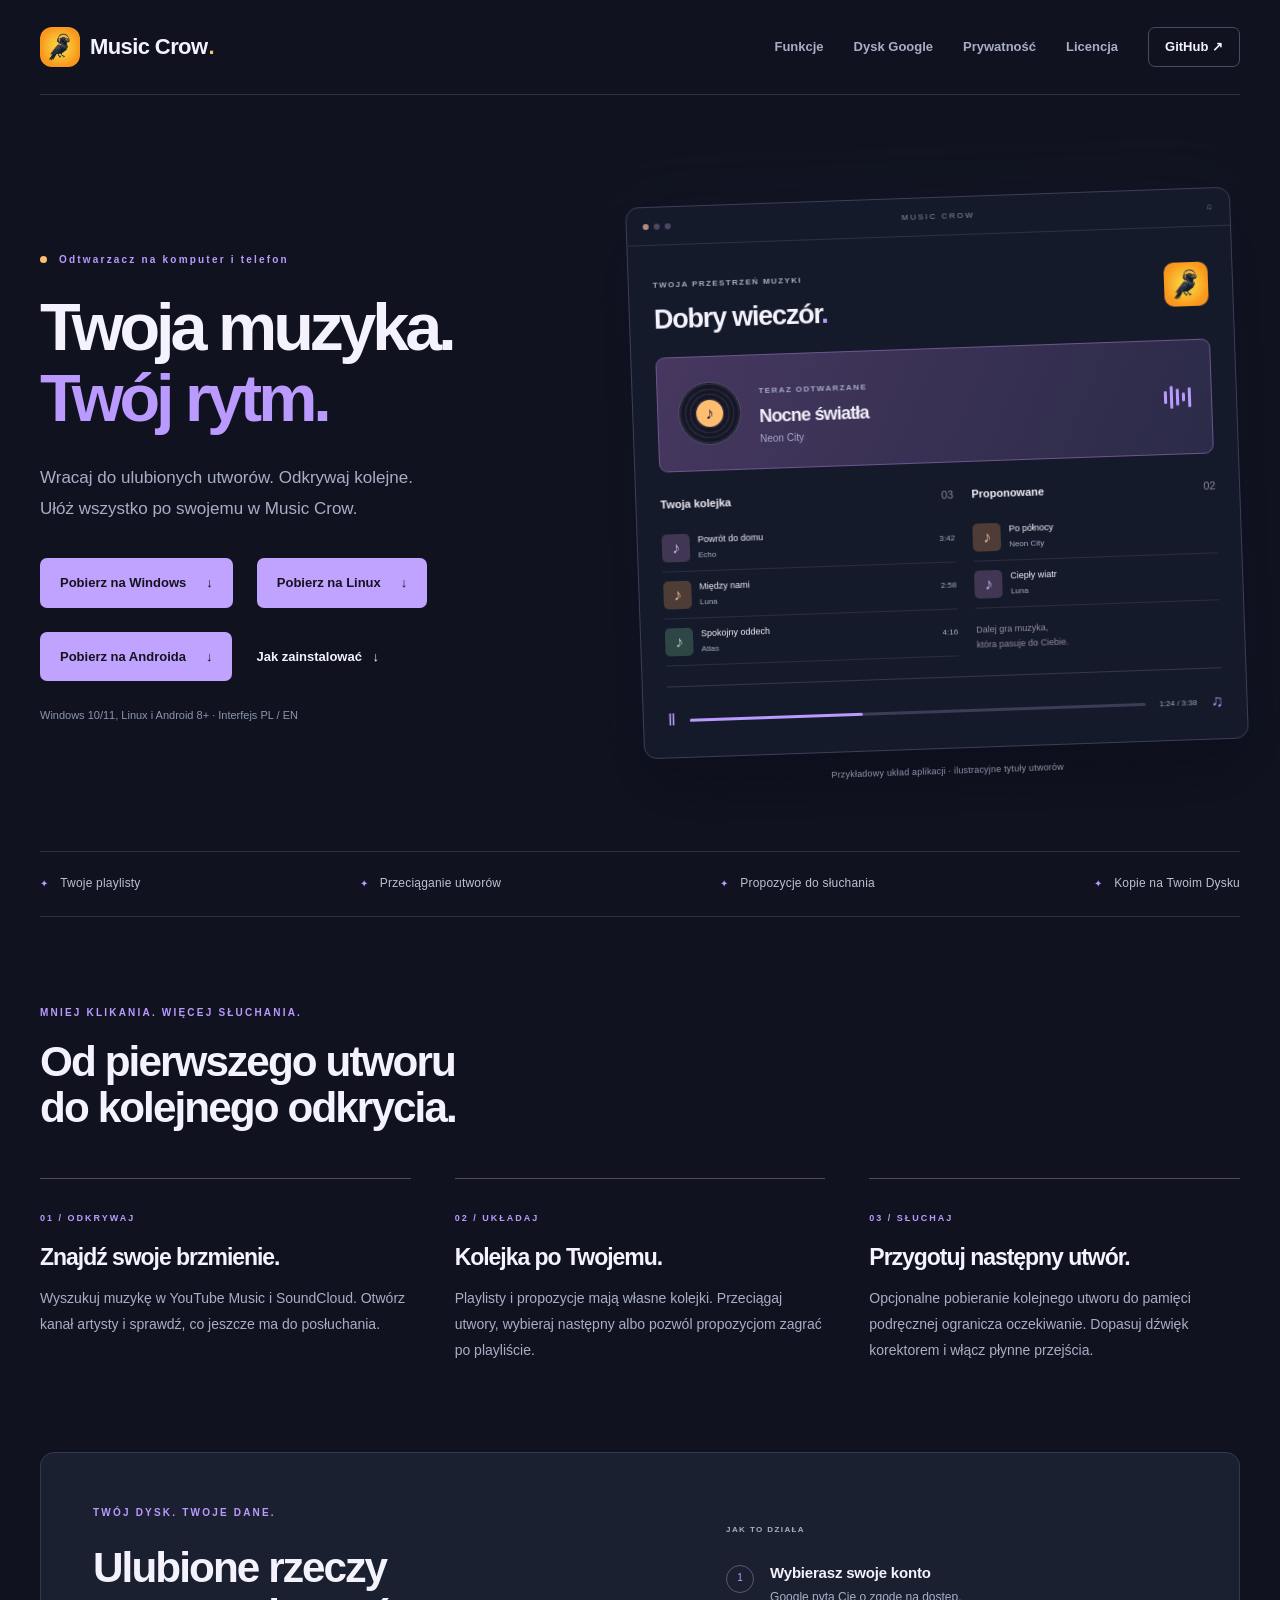
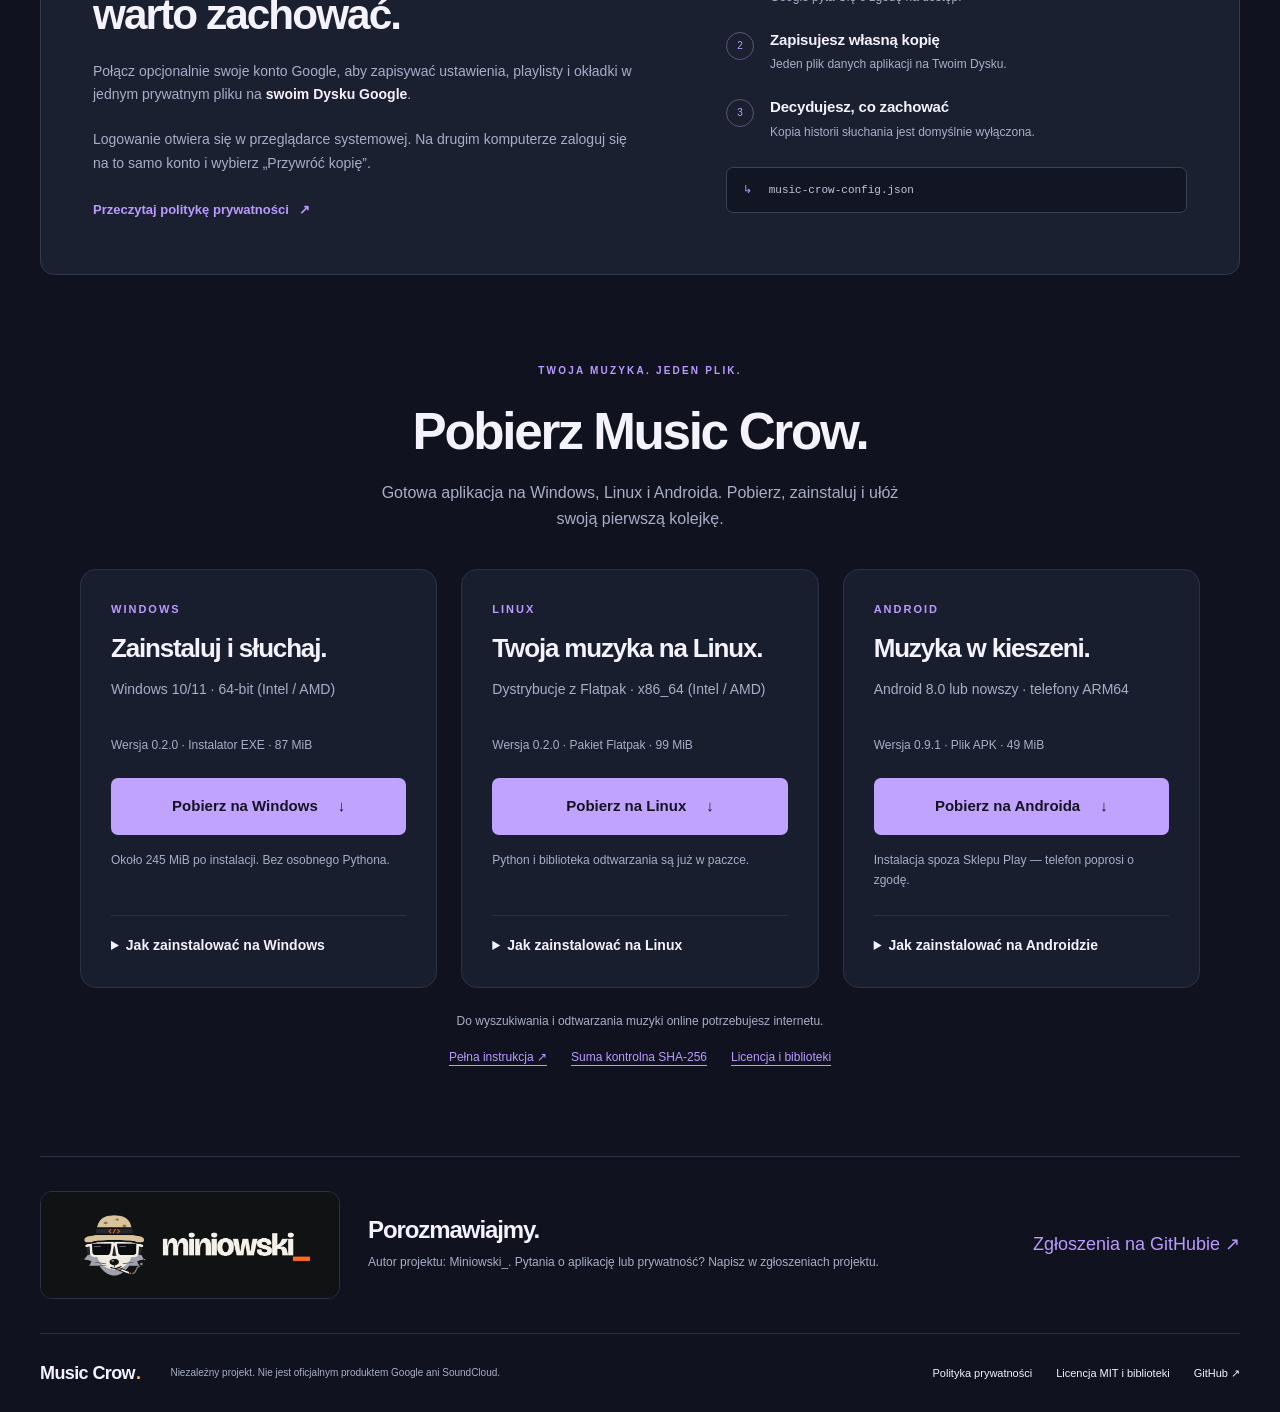
<file: docs/index.html>
<!doctype html>
<html lang="pl">
<head>
  <meta charset="utf-8">
  <meta name="viewport" content="width=device-width, initial-scale=1">
  <meta name="description" content="Music Crow — odtwarzacz muzyki na komputer i telefon z Androidem. Wyszukuj utwory, twórz playlisty, układaj kolejki i zapisuj kopie na swoim Dysku Google.">
  <meta name="theme-color" content="#10131f">
  <meta property="og:title" content="Music Crow — Twoja muzyka. Twój rytm.">
  <meta property="og:description" content="Playlisty, dwie kolejki i nowe muzyczne odkrycia w jednej aplikacji na komputer i Androida.">
  <meta property="og:type" content="website">
  <title>Music Crow — Twoja muzyka. Twój rytm.</title>
  <link rel="icon" type="image/png" href="assets/icon.png">
  <link rel="stylesheet" href="assets/style.css">
</head>
<body>
  <a class="skip" href="#main">Przejdź do treści</a>
  <header class="site-header wrap">
    <a class="brand" href="./" aria-label="Music Crow — strona główna"><img src="assets/icon.png" alt="" width="40" height="40">Music Crow<span class="brand-dot">.</span></a>
    <nav aria-label="Nawigacja główna"><a href="#funkcje">Funkcje</a><a href="#google-drive">Dysk Google</a><a href="privacy.html">Prywatność</a><a href="license.html">Licencja</a><a class="nav-github" href="https://github.com/Miniu123/Music_Crow">GitHub ↗</a></nav>
  </header>
  <main id="main">
    <section class="hero wrap" aria-labelledby="hero-title">
      <div class="hero-copy">
        <p class="eyebrow"><span class="status-dot"></span> Odtwarzacz na komputer i telefon</p>
        <h1 id="hero-title">Twoja muzyka.<br><span>Twój rytm.</span></h1>
        <p class="lead">Wracaj do ulubionych utworów. Odkrywaj kolejne.<br class="desktop-break"> Ułóż wszystko po swojemu w Music Crow.</p>
        <div class="actions"><a class="button primary" href="https://github.com/Miniu123/Music_Crow/raw/refs/heads/main/releases/Music-Crow-0.2.0-Windows-x64-Setup.exe" download="Music-Crow-0.2.0-Windows-x64-Setup.exe">Pobierz na Windows <span aria-hidden="true">↓</span></a><a class="button primary" href="https://github.com/Miniu123/Music_Crow/raw/refs/heads/main/releases/Music-Crow-0.2.0-x86_64.flatpak" download="Music-Crow-0.2.0-x86_64.flatpak">Pobierz na Linux <span aria-hidden="true">↓</span></a><a class="button primary" href="https://github.com/Miniu123/Music_Crow/raw/refs/heads/main/releases/Music-Crow-0.9.1-Android.apk" download="Music-Crow-0.9.1-Android.apk">Pobierz na Androida <span aria-hidden="true">↓</span></a><a class="text-link" href="#pobierz">Jak zainstalować <span aria-hidden="true">↓</span></a></div>
        <p class="hero-note">Windows 10/11, Linux i Android 8+ · Interfejs PL / EN</p>
      </div>
      <figure class="app-figure">
        <div class="app-preview" aria-label="Ilustracja dwóch kolejek odtwarzania w Music Crow">
          <div class="window-bar"><span class="window-dots" aria-hidden="true"><i></i><i></i><i></i></span><span>MUSIC CROW</span><span aria-hidden="true">♫</span></div>
          <div class="preview-body">
            <div class="preview-heading"><div><span class="micro">TWOJA PRZESTRZEŃ MUZYKI</span><h2>Dobry wieczór<span>.</span></h2></div><img src="assets/icon.png" width="44" height="44" alt=""></div>
            <div class="now-playing"><div class="record" aria-hidden="true"><span>♪</span></div><div><span class="micro">TERAZ ODTWARZANE</span><h3>Nocne światła</h3><p>Neon City</p></div><div class="sound-bars" aria-hidden="true"><i></i><i></i><i></i><i></i><i></i></div></div>
            <div class="preview-queues"><div><div class="queue-label">Twoja kolejka <span>03</span></div><ol class="track-list"><li><span class="track-art lilac" aria-hidden="true">♪</span><span>Powrót do domu<small>Echo</small></span><span class="track-time">3:42</span></li><li><span class="track-art peach" aria-hidden="true">♪</span><span>Między nami<small>Luna</small></span><span class="track-time">2:58</span></li><li><span class="track-art mint" aria-hidden="true">♪</span><span>Spokojny oddech<small>Atlas</small></span><span class="track-time">4:16</span></li></ol></div><div><div class="queue-label">Proponowane <span>02</span></div><ol class="track-list"><li><span class="track-art peach" aria-hidden="true">♪</span><span>Po północy<small>Neon City</small></span></li><li><span class="track-art lilac" aria-hidden="true">♪</span><span>Ciepły wiatr<small>Luna</small></span></li></ol><p class="queue-caption">Dalej gra muzyka,<br>która pasuje do Ciebie.</p></div></div>
            <div class="preview-player" aria-hidden="true"><span>Ⅱ</span><div class="progress"><i></i></div><small>1:24 / 3:38</small><span>♫</span></div>
          </div>
        </div>
        <figcaption>Przykładowy układ aplikacji · ilustracyjne tytuły utworów</figcaption>
      </figure>
    </section>
    <div class="feature-strip wrap"><span>Twoje playlisty</span><span>Przeciąganie utworów</span><span>Propozycje do słuchania</span><span>Kopie na Twoim Dysku</span></div>
    <section class="features wrap section" id="funkcje" aria-labelledby="features-title">
      <div class="section-heading"><p class="eyebrow">MNIEJ KLIKANIA. WIĘCEJ SŁUCHANIA.</p><h2 id="features-title">Od pierwszego utworu<br>do kolejnego odkrycia.</h2></div>
      <div class="feature-grid">
        <article><span class="feature-number">01 / ODKRYWAJ</span><h3>Znajdź swoje brzmienie.</h3><p>Wyszukuj muzykę w YouTube Music i SoundCloud. Otwórz kanał artysty i sprawdź, co jeszcze ma do posłuchania.</p></article>
        <article><span class="feature-number">02 / UKŁADAJ</span><h3>Kolejka po Twojemu.</h3><p>Playlisty i propozycje mają własne kolejki. Przeciągaj utwory, wybieraj następny albo pozwól propozycjom zagrać po playliście.</p></article>
        <article><span class="feature-number">03 / SŁUCHAJ</span><h3>Przygotuj następny utwór.</h3><p>Opcjonalne pobieranie kolejnego utworu do pamięci podręcznej ogranicza oczekiwanie. Dopasuj dźwięk korektorem i włącz płynne przejścia.</p></article>
      </div>
    </section>
    <section class="drive-section wrap" id="google-drive" aria-labelledby="drive-title">
      <div class="drive-copy"><p class="eyebrow">TWÓJ DYSK. TWOJE DANE.</p><h2 id="drive-title">Ulubione rzeczy<br>warto zachować.</h2><p>Połącz opcjonalnie swoje konto Google, aby zapisywać ustawienia, playlisty i okładki w jednym prywatnym pliku na <strong>swoim Dysku Google</strong>.</p><p>Logowanie otwiera się w przeglądarce systemowej. Na drugim komputerze zaloguj się na to samo konto i wybierz „Przywróć kopię”.</p><a class="text-link" href="privacy.html">Przeczytaj politykę prywatności <span aria-hidden="true">↗</span></a></div>
      <div class="backup-note"><span class="micro">JAK TO DZIAŁA</span><ol><li><span>1</span><div><h3>Wybierasz swoje konto</h3><p>Google pyta Cię o zgodę na dostęp.</p></div></li><li><span>2</span><div><h3>Zapisujesz własną kopię</h3><p>Jeden plik danych aplikacji na Twoim Dysku.</p></div></li><li><span>3</span><div><h3>Decydujesz, co zachować</h3><p>Kopia historii słuchania jest domyślnie wyłączona.</p></div></li></ol><div class="file-pill"><span aria-hidden="true">↳</span> music-crow-config.json</div></div>
    </section>
    <section class="download-section wrap section" id="pobierz" aria-labelledby="download-title">
      <span id="start"></span>
      <p class="eyebrow">TWOJA MUZYKA. JEDEN PLIK.</p>
      <h2 id="download-title">Pobierz Music Crow.</h2>
      <p class="download-intro">Gotowa aplikacja na Windows, Linux i Androida. Pobierz, zainstaluj i ułóż swoją pierwszą kolejkę.</p>
      <div class="download-grid">
        <article class="download-card" aria-labelledby="windows-title">
          <p class="platform-label">WINDOWS</p>
          <h3 id="windows-title">Zainstaluj i słuchaj.</h3>
          <p class="platform-description">Windows 10/11 · 64-bit (Intel / AMD)</p>
          <p class="download-meta">Wersja 0.2.0 · Instalator EXE · 87 MiB</p>
          <a class="button primary download-button" href="https://github.com/Miniu123/Music_Crow/raw/refs/heads/main/releases/Music-Crow-0.2.0-Windows-x64-Setup.exe" download="Music-Crow-0.2.0-Windows-x64-Setup.exe">Pobierz na Windows <span aria-hidden="true">↓</span></a>
          <p class="download-hint">Około 245 MiB po instalacji. Bez osobnego Pythona.</p>
          <details class="download-install">
            <summary>Jak zainstalować na Windows</summary>
            <ol>
              <li>Otwórz pobrany plik <strong>Setup.exe</strong>.</li>
              <li>Przejdź przez instalator — uprawnienia administratora nie są wymagane.</li>
              <li>Uruchom <strong>Music Crow</strong> z menu Start.</li>
            </ol>
          </details>
        </article>
        <article class="download-card" aria-labelledby="linux-title">
          <p class="platform-label">LINUX</p>
          <h3 id="linux-title">Twoja muzyka na Linux.</h3>
          <p class="platform-description">Dystrybucje z Flatpak · x86_64 (Intel / AMD)</p>
          <p class="download-meta">Wersja 0.2.0 · Pakiet Flatpak · 99 MiB</p>
          <a class="button primary download-button" href="https://github.com/Miniu123/Music_Crow/raw/refs/heads/main/releases/Music-Crow-0.2.0-x86_64.flatpak" download="Music-Crow-0.2.0-x86_64.flatpak">Pobierz na Linux <span aria-hidden="true">↓</span></a>
          <p class="download-hint">Python i biblioteka odtwarzania są już w paczce.</p>
          <details class="download-install">
            <summary>Jak zainstalować na Linux</summary>
            <ol>
              <li>Zainstaluj <a href="https://flatpak.org/setup/">Flatpak dla swojej dystrybucji</a>.</li>
              <li>Otwórz terminal w folderze z pobranym plikiem i wklej:</li>
            </ol>
            <pre><code>flatpak remote-add --user --if-not-exists flathub https://dl.flathub.org/repo/flathub.flatpakrepo
flatpak install --user ./Music-Crow-0.2.0-x86_64.flatpak</code></pre>
            <p>Uruchom Music Crow z menu aplikacji lub wpisz:</p>
            <pre><code>flatpak run io.github.Miniu123.MusicCrow</code></pre>
            <p>Pierwsza instalacja może pobrać dodatkowe składniki z Flathub.</p>
          </details>
        </article>
        <article class="download-card" aria-labelledby="android-title">
          <p class="platform-label">ANDROID</p>
          <h3 id="android-title">Muzyka w kieszeni.</h3>
          <p class="platform-description">Android 8.0 lub nowszy · telefony ARM64</p>
          <p class="download-meta">Wersja 0.9.1 · Plik APK · 49 MiB</p>
          <a class="button primary download-button" href="https://github.com/Miniu123/Music_Crow/raw/refs/heads/main/releases/Music-Crow-0.9.1-Android.apk" download="Music-Crow-0.9.1-Android.apk">Pobierz na Androida <span aria-hidden="true">↓</span></a>
          <p class="download-hint">Instalacja spoza Sklepu Play — telefon poprosi o zgodę.</p>
          <details class="download-install">
            <summary>Jak zainstalować na Androidzie</summary>
            <ol>
              <li>Pobierz plik <strong>APK</strong> na telefonie.</li>
              <li>Otwórz go z powiadomienia lub z folderu Pobrane. Jeśli telefon zapyta, pozwól przeglądarce lub menedżerowi plików instalować aplikacje z tego źródła.</li>
              <li>Stuknij <strong>Zainstaluj</strong> i uruchom <strong>Music Crow</strong>.</li>
            </ol>
            <p>Nowszą wersję instalujesz na istniejącą — playlisty i ustawienia zostają. Kopia na Dysku Google przenosi bibliotekę z komputera.</p>
          </details>
        </article>
      </div>
      <p class="download-footnote">Do wyszukiwania i odtwarzania muzyki online potrzebujesz internetu.</p>
      <div class="download-links"><a href="https://github.com/Miniu123/Music_Crow#install-the-linux-app-flatpak">Pełna instrukcja ↗</a><a href="https://github.com/Miniu123/Music_Crow/raw/refs/heads/main/releases/SHA256SUMS">Suma kontrolna SHA-256</a><a href="license.html">Licencja i biblioteki</a></div>
    </section>
    <section class="contact-section wrap" id="kontakt"><div class="author"><img class="author-logo" src="assets/miniowski-wide.png" alt="miniowski_ — logo autora" width="300" height="107"><div><h2>Porozmawiajmy.</h2><p>Autor projektu: <a href="https://github.com/Miniu123">Miniowski_</a>. Pytania o aplikację lub prywatność? Napisz w zgłoszeniach projektu.</p></div></div><a class="contact-link" href="https://github.com/Miniu123/Music_Crow/issues">Zgłoszenia na GitHubie ↗</a></section>
  </main>
  <footer class="site-footer wrap"><a class="brand" href="./">Music Crow<span class="brand-dot">.</span></a><p>Niezależny projekt. Nie jest oficjalnym produktem Google ani SoundCloud.</p><div><a href="privacy.html">Polityka prywatności</a><a href="license.html">Licencja MIT i biblioteki</a><a href="https://github.com/Miniu123/Music_Crow">GitHub ↗</a></div></footer>
</body>
</html>
</file>
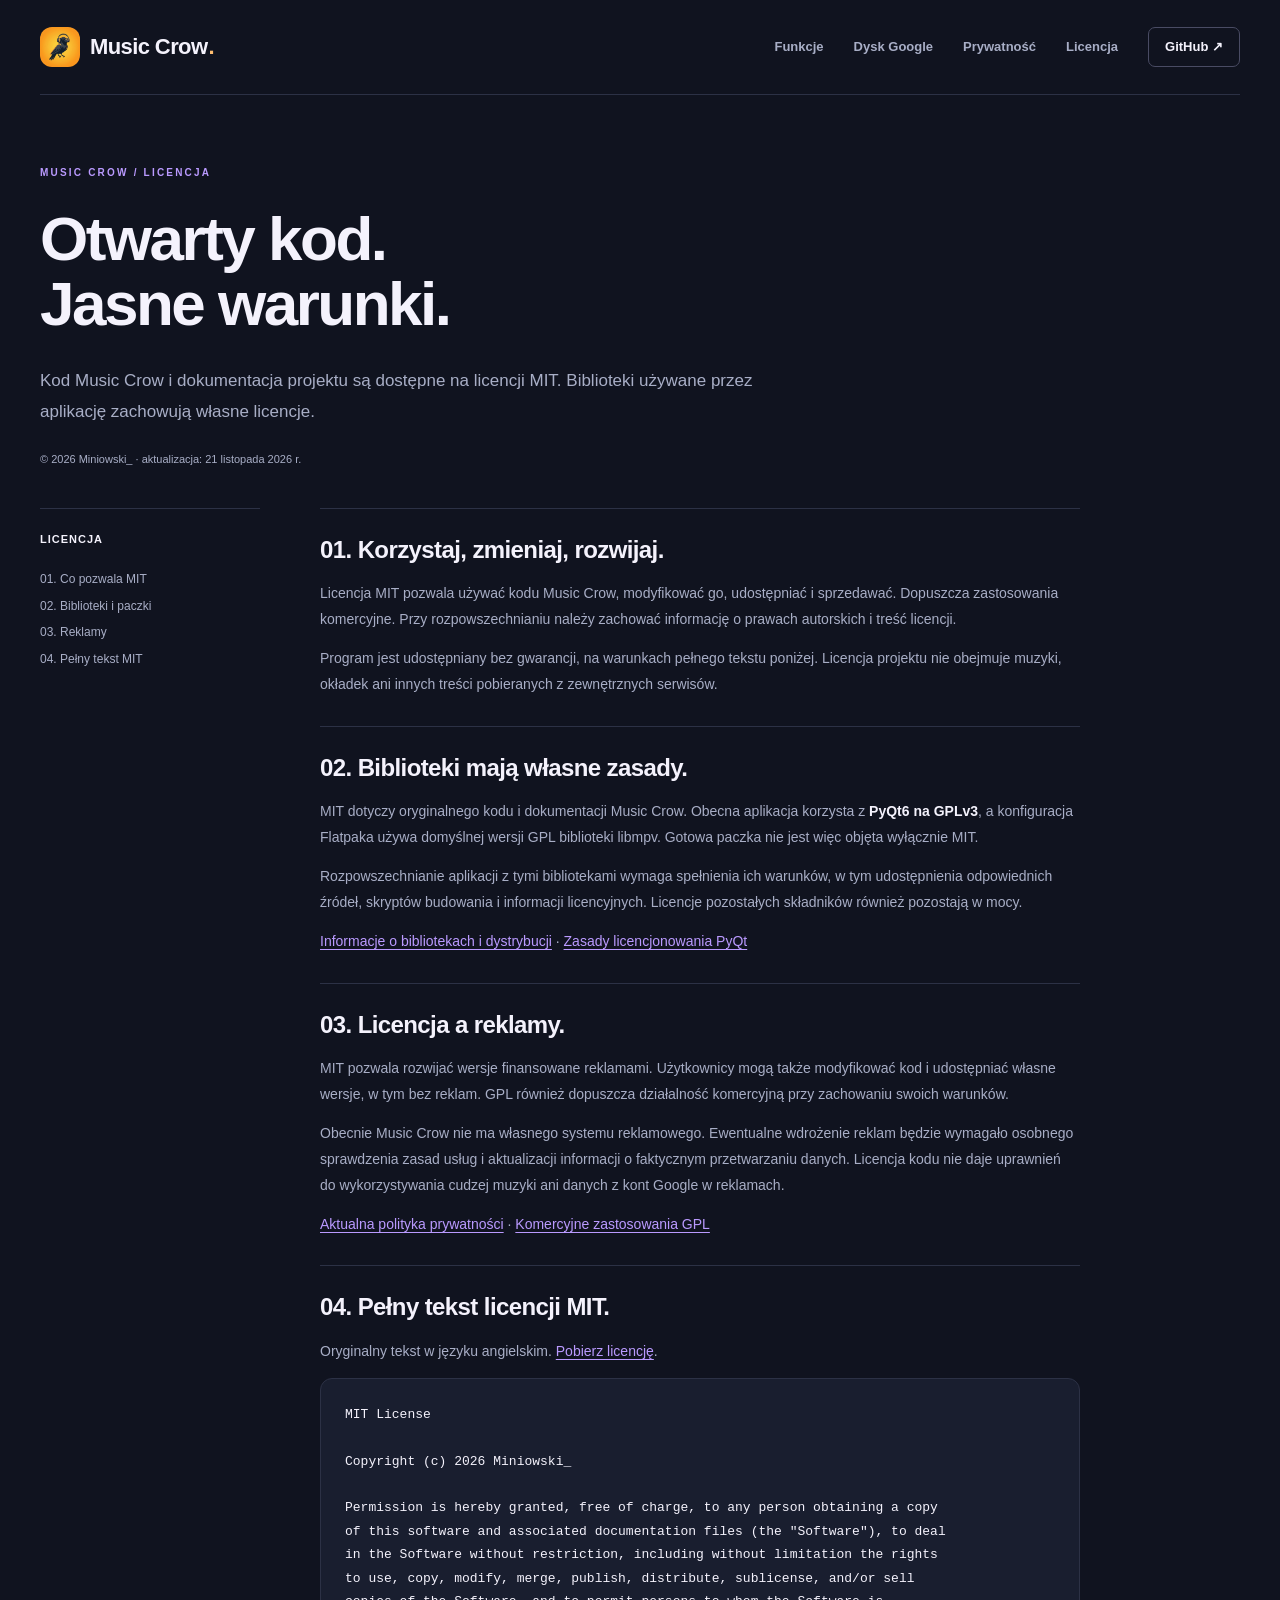
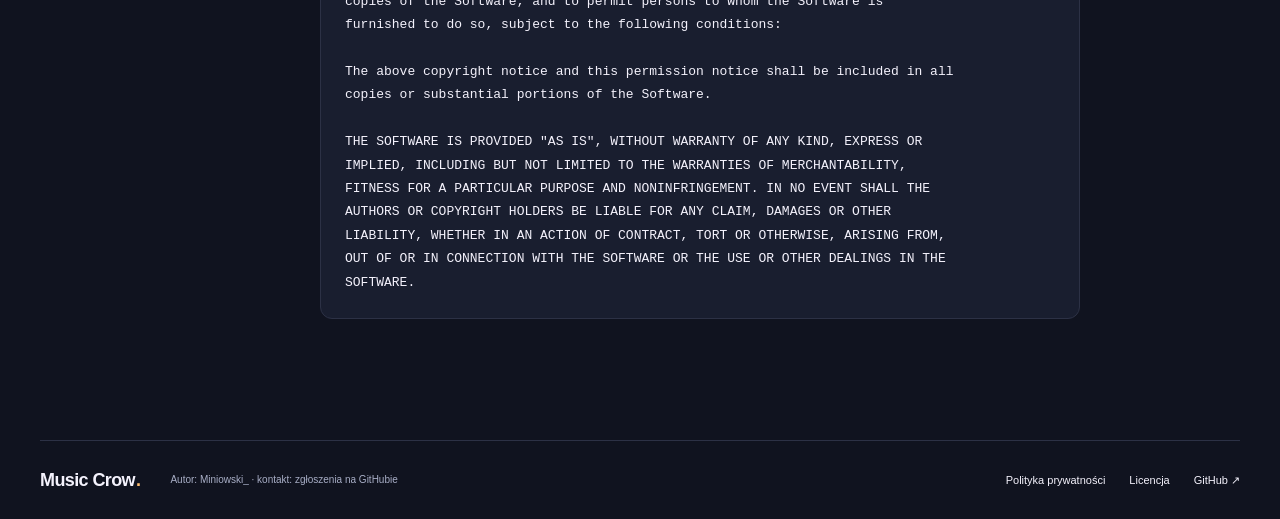
<file: docs/license.html>
<!doctype html>
<html lang="pl">
<head>
  <meta charset="utf-8">
  <meta name="viewport" content="width=device-width, initial-scale=1">
  <meta name="description" content="Licencja MIT kodu Music Crow, zasady wykorzystania komercyjnego i informacje o licencjach bibliotek aplikacji.">
  <meta name="theme-color" content="#10131f">
  <title>Licencja — Music Crow</title>
  <link rel="icon" type="image/png" href="assets/icon.png">
  <link rel="stylesheet" href="assets/style.css">
</head>
<body>
  <a class="skip" href="#main">Przejdź do treści</a>
  <header class="site-header wrap"><a class="brand" href="./" aria-label="Music Crow — strona główna"><img src="assets/icon.png" alt="" width="40" height="40">Music Crow<span class="brand-dot">.</span></a><nav aria-label="Nawigacja główna"><a href="index.html#funkcje">Funkcje</a><a href="index.html#google-drive">Dysk Google</a><a href="privacy.html">Prywatność</a><a href="license.html" aria-current="page">Licencja</a><a class="nav-github" href="https://github.com/Miniu123/Music_Crow">GitHub ↗</a></nav></header>
  <main id="main" class="wrap">
    <div class="legal-hero"><p class="eyebrow">MUSIC CROW / LICENCJA</p><h1>Otwarty kod.<br>Jasne warunki.</h1><p class="lead">Kod Music Crow i dokumentacja projektu są dostępne na licencji MIT. Biblioteki używane przez aplikację zachowują własne licencje.</p><p class="updated">© 2026 Miniowski_ · aktualizacja: 21 listopada 2026 r.</p></div>
    <div class="legal-layout">
      <aside class="legal-toc" aria-label="Spis treści"><strong>LICENCJA</strong><ol><li><a href="#zasady">01. Co pozwala MIT</a></li><li><a href="#biblioteki">02. Biblioteki i paczki</a></li><li><a href="#reklamy">03. Reklamy</a></li><li><a href="#tekst">04. Pełny tekst MIT</a></li></ol></aside>
      <article class="legal-content" aria-label="Licencja Music Crow">
        <section id="zasady"><h2>01. Korzystaj, zmieniaj, rozwijaj.</h2><p>Licencja MIT pozwala używać kodu Music Crow, modyfikować go, udostępniać i sprzedawać. Dopuszcza zastosowania komercyjne. Przy rozpowszechnianiu należy zachować informację o prawach autorskich i treść licencji.</p><p>Program jest udostępniany bez gwarancji, na warunkach pełnego tekstu poniżej. Licencja projektu nie obejmuje muzyki, okładek ani innych treści pobieranych z zewnętrznych serwisów.</p></section>
        <section id="biblioteki"><h2>02. Biblioteki mają własne zasady.</h2><p>MIT dotyczy oryginalnego kodu i dokumentacji Music Crow. Obecna aplikacja korzysta z <strong>PyQt6 na GPLv3</strong>, a konfiguracja Flatpaka używa domyślnej wersji GPL biblioteki libmpv. Gotowa paczka nie jest więc objęta wyłącznie MIT.</p><p>Rozpowszechnianie aplikacji z tymi bibliotekami wymaga spełnienia ich warunków, w tym udostępnienia odpowiednich źródeł, skryptów budowania i informacji licencyjnych. Licencje pozostałych składników również pozostają w mocy.</p><p><a href="https://github.com/Miniu123/Music_Crow/blob/main/THIRD_PARTY_NOTICES.md">Informacje o bibliotekach i dystrybucji</a> · <a href="https://www.riverbankcomputing.com/commercial/license-faq">Zasady licencjonowania PyQt</a></p></section>
        <section id="reklamy"><h2>03. Licencja a reklamy.</h2><p>MIT pozwala rozwijać wersje finansowane reklamami. Użytkownicy mogą także modyfikować kod i udostępniać własne wersje, w tym bez reklam. GPL również dopuszcza działalność komercyjną przy zachowaniu swoich warunków.</p><p>Obecnie Music Crow nie ma własnego systemu reklamowego. Ewentualne wdrożenie reklam będzie wymagało osobnego sprawdzenia zasad usług i aktualizacji informacji o faktycznym przetwarzaniu danych. Licencja kodu nie daje uprawnień do wykorzystywania cudzej muzyki ani danych z kont Google w reklamach.</p><p><a href="privacy.html">Aktualna polityka prywatności</a> · <a href="https://www.gnu.org/licenses/gpl-faq.html#GPLCommercially">Komercyjne zastosowania GPL</a></p></section>
        <section id="tekst"><h2>04. Pełny tekst licencji MIT.</h2><p>Oryginalny tekst w języku angielskim. <a href="assets/LICENSE.txt" download="Music-Crow-LICENSE.txt">Pobierz licencję</a>.</p><pre class="license-text" lang="en">MIT License

Copyright (c) 2026 Miniowski_

Permission is hereby granted, free of charge, to any person obtaining a copy
of this software and associated documentation files (the &quot;Software&quot;), to deal
in the Software without restriction, including without limitation the rights
to use, copy, modify, merge, publish, distribute, sublicense, and/or sell
copies of the Software, and to permit persons to whom the Software is
furnished to do so, subject to the following conditions:

The above copyright notice and this permission notice shall be included in all
copies or substantial portions of the Software.

THE SOFTWARE IS PROVIDED &quot;AS IS&quot;, WITHOUT WARRANTY OF ANY KIND, EXPRESS OR
IMPLIED, INCLUDING BUT NOT LIMITED TO THE WARRANTIES OF MERCHANTABILITY,
FITNESS FOR A PARTICULAR PURPOSE AND NONINFRINGEMENT. IN NO EVENT SHALL THE
AUTHORS OR COPYRIGHT HOLDERS BE LIABLE FOR ANY CLAIM, DAMAGES OR OTHER
LIABILITY, WHETHER IN AN ACTION OF CONTRACT, TORT OR OTHERWISE, ARISING FROM,
OUT OF OR IN CONNECTION WITH THE SOFTWARE OR THE USE OR OTHER DEALINGS IN THE
SOFTWARE.
</pre></section>
      </article>
    </div>
  </main>
  <footer class="site-footer wrap"><a class="brand" href="./">Music Crow<span class="brand-dot">.</span></a><p>Autor: Miniowski_ · kontakt: <a href="https://github.com/Miniu123/Music_Crow/issues">zgłoszenia na GitHubie</a></p><div><a href="privacy.html">Polityka prywatności</a><a href="license.html" aria-current="page">Licencja</a><a href="https://github.com/Miniu123/Music_Crow">GitHub ↗</a></div></footer>
</body>
</html>
</file>
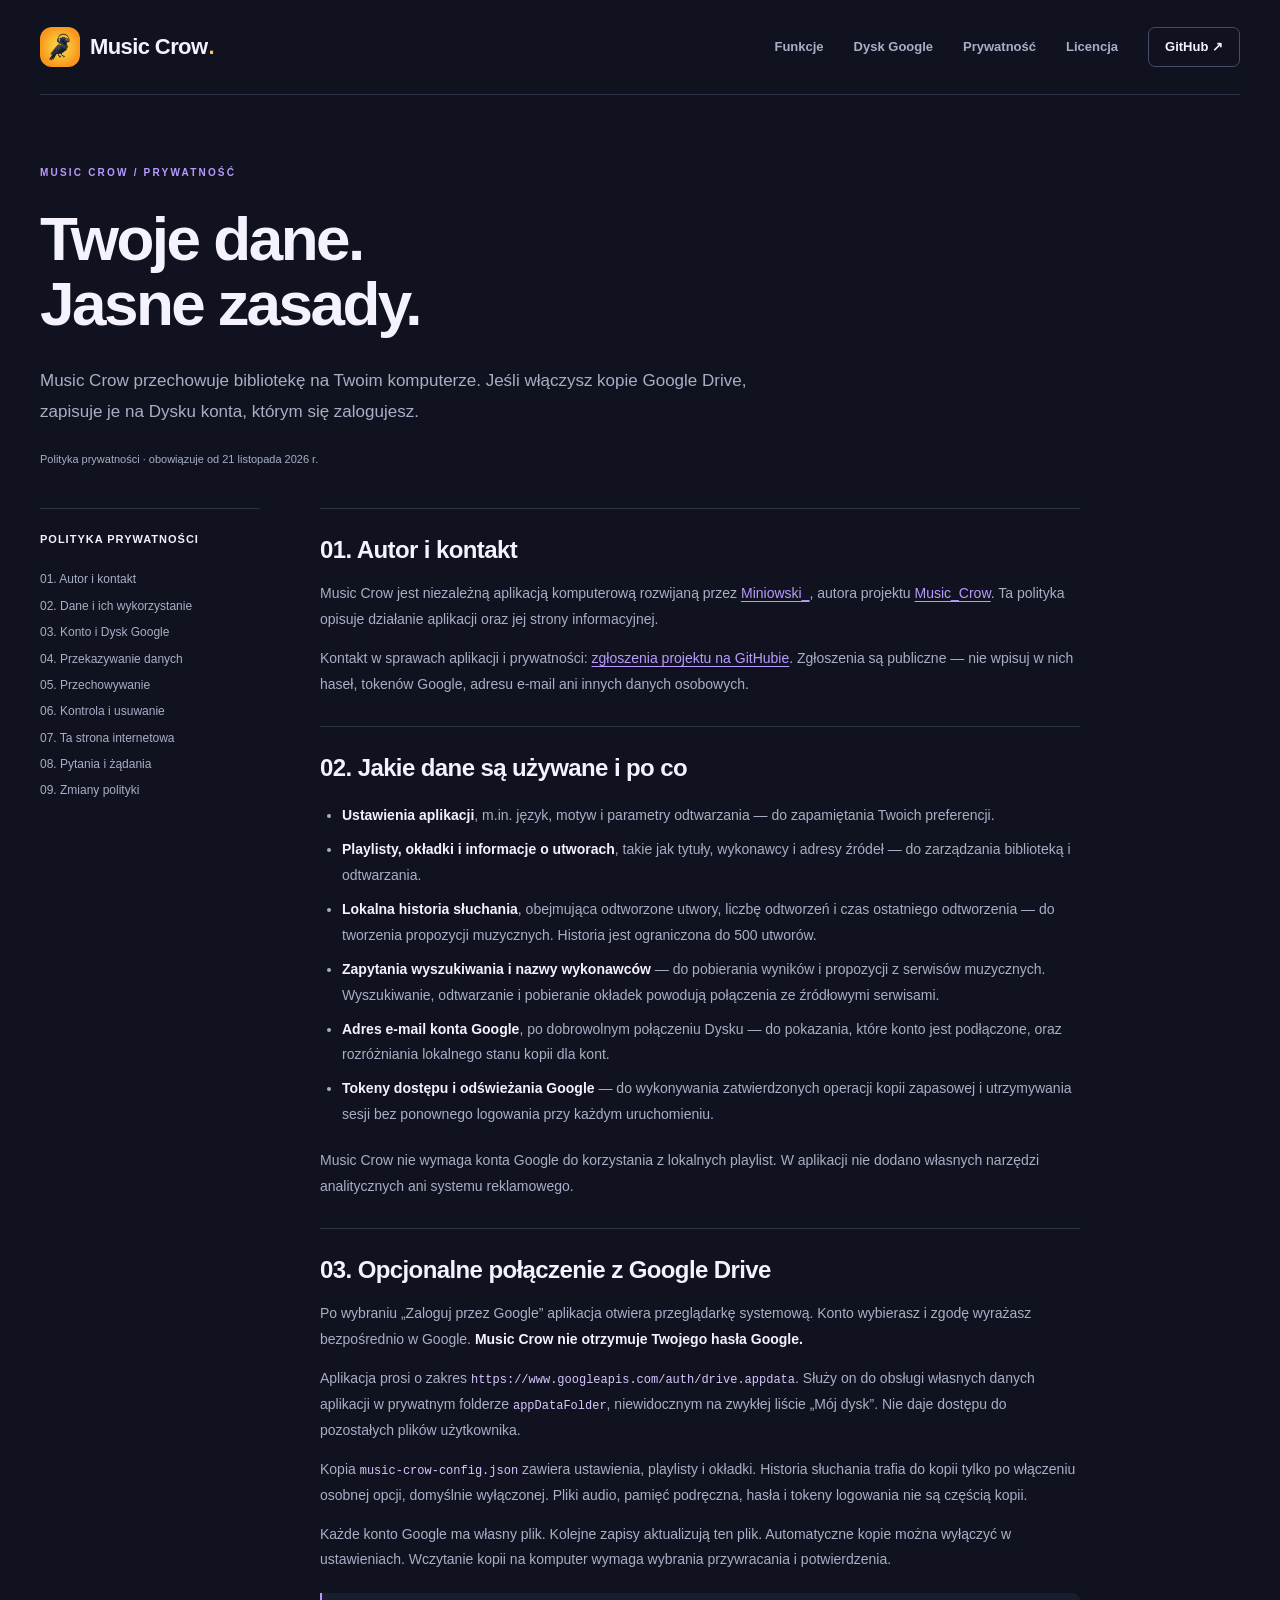
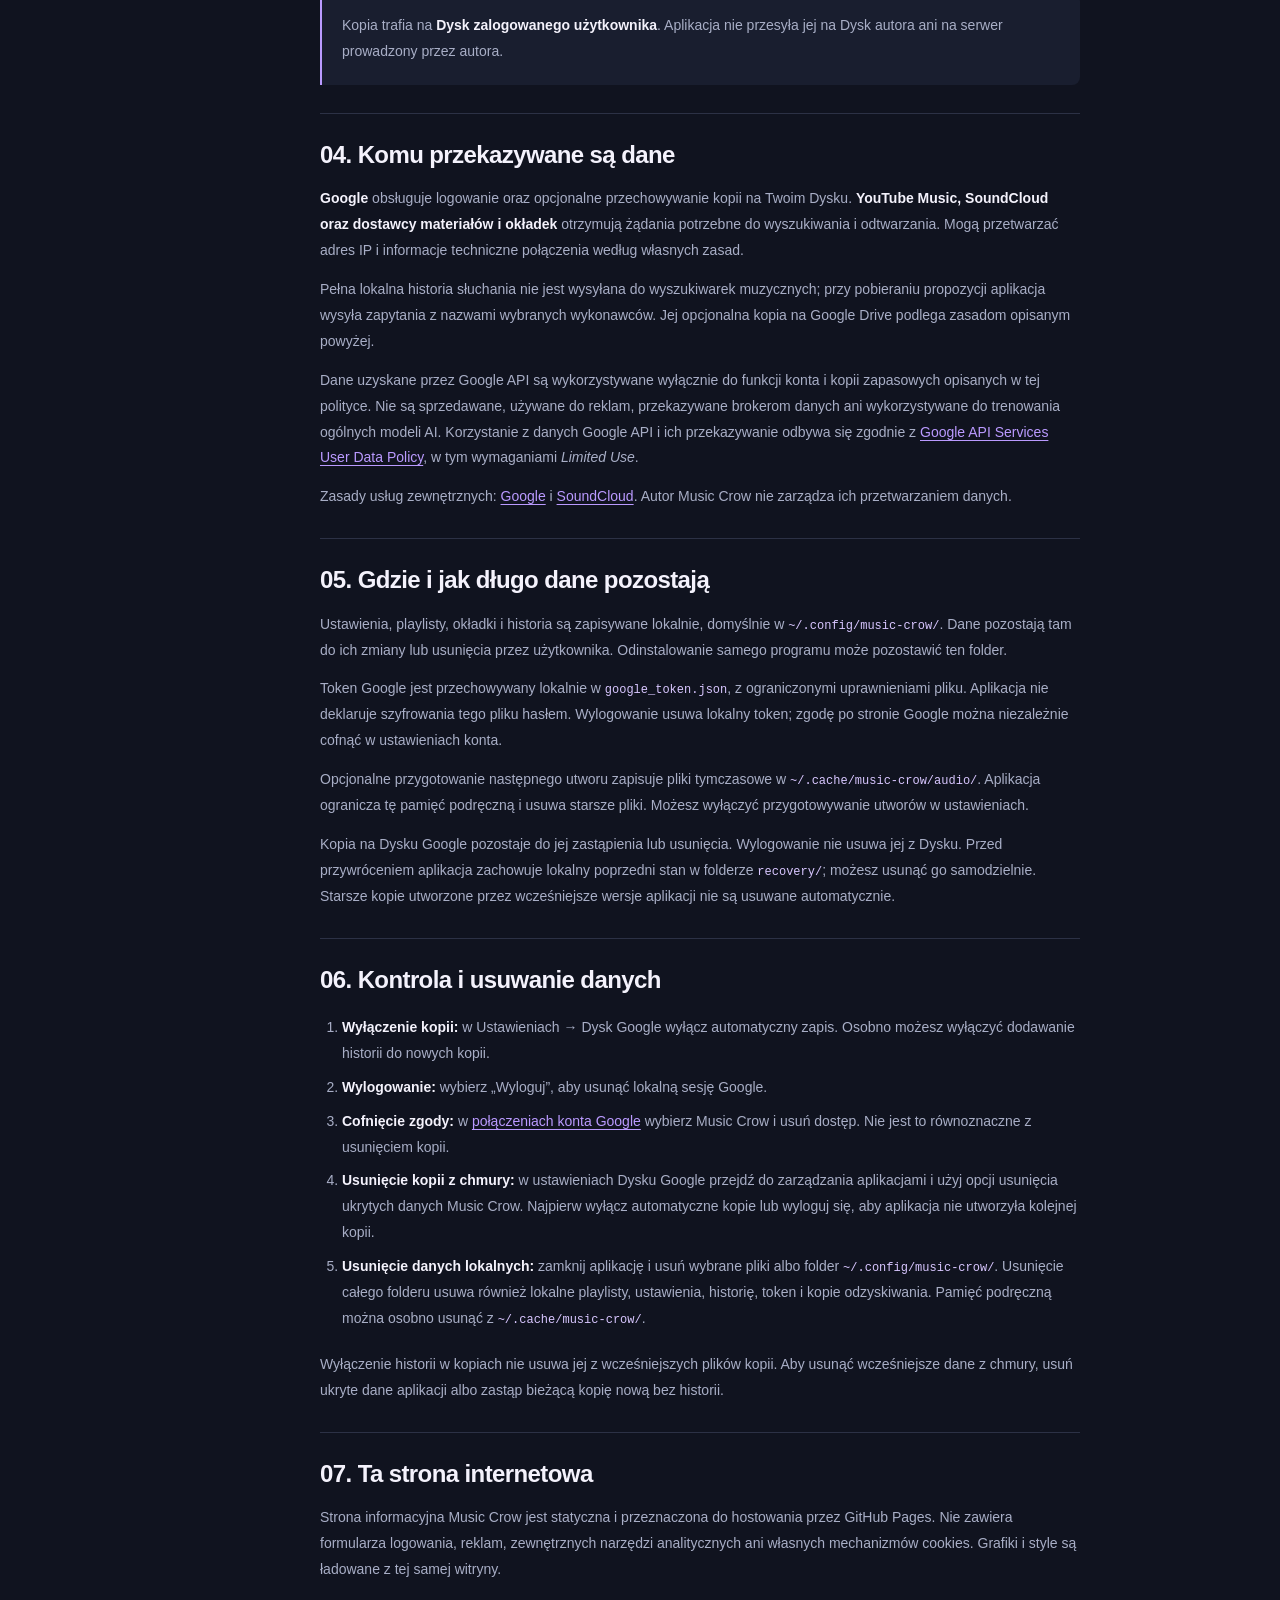
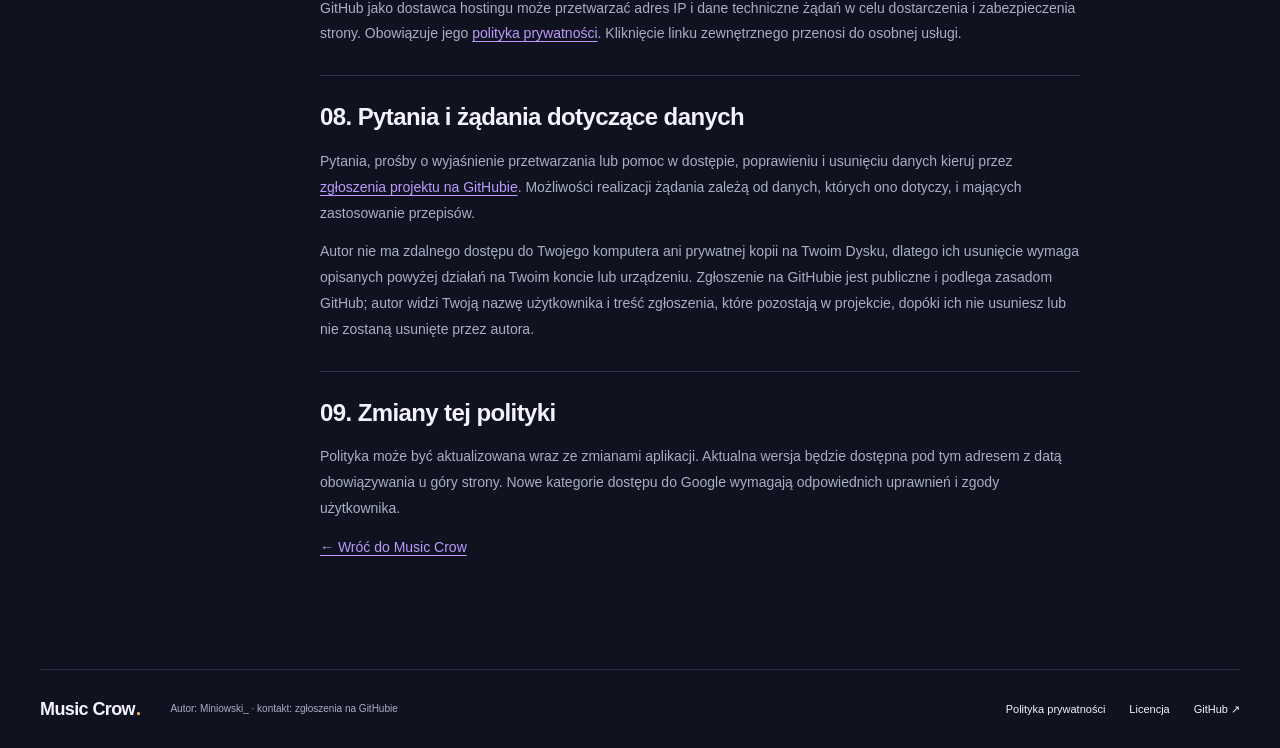
<file: docs/privacy.html>
<!doctype html>
<html lang="pl">
<head>
  <meta charset="utf-8">
  <meta name="viewport" content="width=device-width, initial-scale=1">
  <meta name="description" content="Polityka prywatności Music Crow: dane lokalne, opcjonalne kopie na Dysku Google, logowanie, przechowywanie i usuwanie danych oraz kontakt z autorem.">
  <meta name="theme-color" content="#10131f">
  <title>Polityka prywatności — Music Crow</title>
  <link rel="icon" type="image/png" href="assets/icon.png">
  <link rel="stylesheet" href="assets/style.css">
</head>
<body>
  <a class="skip" href="#main">Przejdź do treści</a>
  <header class="site-header wrap"><a class="brand" href="./" aria-label="Music Crow — strona główna"><img src="assets/icon.png" alt="" width="40" height="40">Music Crow<span class="brand-dot">.</span></a><nav aria-label="Nawigacja główna"><a href="index.html#funkcje">Funkcje</a><a href="index.html#google-drive">Dysk Google</a><a href="privacy.html" aria-current="page">Prywatność</a><a href="license.html">Licencja</a><a class="nav-github" href="https://github.com/Miniu123/Music_Crow">GitHub ↗</a></nav></header>
  <main id="main" class="wrap">
    <div class="legal-hero"><p class="eyebrow">MUSIC CROW / PRYWATNOŚĆ</p><h1>Twoje dane.<br>Jasne zasady.</h1><p class="lead">Music Crow przechowuje bibliotekę na Twoim komputerze. Jeśli włączysz kopie Google Drive, zapisuje je na Dysku konta, którym się zalogujesz.</p><p class="updated">Polityka prywatności · obowiązuje od 21 listopada 2026 r.</p></div>
    <div class="legal-layout">
      <aside class="legal-toc" aria-label="Spis treści"><strong>POLITYKA PRYWATNOŚCI</strong><ol><li><a href="#autor">01. Autor i kontakt</a></li><li><a href="#dane">02. Dane i ich wykorzystanie</a></li><li><a href="#google">03. Konto i Dysk Google</a></li><li><a href="#udostepnianie">04. Przekazywanie danych</a></li><li><a href="#przechowywanie">05. Przechowywanie</a></li><li><a href="#usuwanie">06. Kontrola i usuwanie</a></li><li><a href="#witryna">07. Ta strona internetowa</a></li><li><a href="#prawa">08. Pytania i żądania</a></li><li><a href="#zmiany">09. Zmiany polityki</a></li></ol></aside>
      <article class="legal-content" aria-label="Polityka prywatności Music Crow">
        <section id="autor"><h2>01. Autor i kontakt</h2><p>Music Crow jest niezależną aplikacją komputerową rozwijaną przez <a href="https://github.com/Miniu123">Miniowski_</a>, autora projektu <a href="https://github.com/Miniu123/Music_Crow">Music_Crow</a>. Ta polityka opisuje działanie aplikacji oraz jej strony informacyjnej.</p><p>Kontakt w sprawach aplikacji i prywatności: <a href="https://github.com/Miniu123/Music_Crow/issues">zgłoszenia projektu na GitHubie</a>. Zgłoszenia są publiczne — nie wpisuj w nich haseł, tokenów Google, adresu e-mail ani innych danych osobowych.</p></section>
        <section id="dane"><h2>02. Jakie dane są używane i po co</h2><ul><li><strong>Ustawienia aplikacji</strong>, m.in. język, motyw i parametry odtwarzania — do zapamiętania Twoich preferencji.</li><li><strong>Playlisty, okładki i informacje o utworach</strong>, takie jak tytuły, wykonawcy i adresy źródeł — do zarządzania biblioteką i odtwarzania.</li><li><strong>Lokalna historia słuchania</strong>, obejmująca odtworzone utwory, liczbę odtworzeń i czas ostatniego odtworzenia — do tworzenia propozycji muzycznych. Historia jest ograniczona do 500 utworów.</li><li><strong>Zapytania wyszukiwania i nazwy wykonawców</strong> — do pobierania wyników i propozycji z serwisów muzycznych. Wyszukiwanie, odtwarzanie i pobieranie okładek powodują połączenia ze źródłowymi serwisami.</li><li><strong>Adres e-mail konta Google</strong>, po dobrowolnym połączeniu Dysku — do pokazania, które konto jest podłączone, oraz rozróżniania lokalnego stanu kopii dla kont.</li><li><strong>Tokeny dostępu i odświeżania Google</strong> — do wykonywania zatwierdzonych operacji kopii zapasowej i utrzymywania sesji bez ponownego logowania przy każdym uruchomieniu.</li></ul><p>Music Crow nie wymaga konta Google do korzystania z lokalnych playlist. W aplikacji nie dodano własnych narzędzi analitycznych ani systemu reklamowego.</p></section>
        <section id="google"><h2>03. Opcjonalne połączenie z Google Drive</h2><p>Po wybraniu „Zaloguj przez Google” aplikacja otwiera przeglądarkę systemową. Konto wybierasz i zgodę wyrażasz bezpośrednio w Google. <strong>Music Crow nie otrzymuje Twojego hasła Google.</strong></p><p>Aplikacja prosi o zakres <code>https://www.googleapis.com/auth/drive.appdata</code>. Służy on do obsługi własnych danych aplikacji w prywatnym folderze <code>appDataFolder</code>, niewidocznym na zwykłej liście „Mój dysk”. Nie daje dostępu do pozostałych plików użytkownika.</p><p>Kopia <code>music-crow-config.json</code> zawiera ustawienia, playlisty i okładki. Historia słuchania trafia do kopii tylko po włączeniu osobnej opcji, domyślnie wyłączonej. Pliki audio, pamięć podręczna, hasła i tokeny logowania nie są częścią kopii.</p><p>Każde konto Google ma własny plik. Kolejne zapisy aktualizują ten plik. Automatyczne kopie można wyłączyć w ustawieniach. Wczytanie kopii na komputer wymaga wybrania przywracania i potwierdzenia.</p><p class="notice">Kopia trafia na <strong>Dysk zalogowanego użytkownika</strong>. Aplikacja nie przesyła jej na Dysk autora ani na serwer prowadzony przez autora.</p></section>
        <section id="udostepnianie"><h2>04. Komu przekazywane są dane</h2><p><strong>Google</strong> obsługuje logowanie oraz opcjonalne przechowywanie kopii na Twoim Dysku. <strong>YouTube Music, SoundCloud oraz dostawcy materiałów i okładek</strong> otrzymują żądania potrzebne do wyszukiwania i odtwarzania. Mogą przetwarzać adres IP i informacje techniczne połączenia według własnych zasad.</p><p>Pełna lokalna historia słuchania nie jest wysyłana do wyszukiwarek muzycznych; przy pobieraniu propozycji aplikacja wysyła zapytania z nazwami wybranych wykonawców. Jej opcjonalna kopia na Google Drive podlega zasadom opisanym powyżej.</p><p>Dane uzyskane przez Google API są wykorzystywane wyłącznie do funkcji konta i kopii zapasowych opisanych w tej polityce. Nie są sprzedawane, używane do reklam, przekazywane brokerom danych ani wykorzystywane do trenowania ogólnych modeli AI. Korzystanie z danych Google API i ich przekazywanie odbywa się zgodnie z <a href="https://developers.google.com/terms/api-services-user-data-policy">Google API Services User Data Policy</a>, w tym wymaganiami <em>Limited Use</em>.</p><p>Zasady usług zewnętrznych: <a href="https://policies.google.com/privacy">Google</a> i <a href="https://soundcloud.com/pages/privacy">SoundCloud</a>. Autor Music Crow nie zarządza ich przetwarzaniem danych.</p></section>
        <section id="przechowywanie"><h2>05. Gdzie i jak długo dane pozostają</h2><p>Ustawienia, playlisty, okładki i historia są zapisywane lokalnie, domyślnie w <code>~/.config/music-crow/</code>. Dane pozostają tam do ich zmiany lub usunięcia przez użytkownika. Odinstalowanie samego programu może pozostawić ten folder.</p><p>Token Google jest przechowywany lokalnie w <code>google_token.json</code>, z ograniczonymi uprawnieniami pliku. Aplikacja nie deklaruje szyfrowania tego pliku hasłem. Wylogowanie usuwa lokalny token; zgodę po stronie Google można niezależnie cofnąć w ustawieniach konta.</p><p>Opcjonalne przygotowanie następnego utworu zapisuje pliki tymczasowe w <code>~/.cache/music-crow/audio/</code>. Aplikacja ogranicza tę pamięć podręczną i usuwa starsze pliki. Możesz wyłączyć przygotowywanie utworów w ustawieniach.</p><p>Kopia na Dysku Google pozostaje do jej zastąpienia lub usunięcia. Wylogowanie nie usuwa jej z Dysku. Przed przywróceniem aplikacja zachowuje lokalny poprzedni stan w folderze <code>recovery/</code>; możesz usunąć go samodzielnie. Starsze kopie utworzone przez wcześniejsze wersje aplikacji nie są usuwane automatycznie.</p></section>
        <section id="usuwanie"><h2>06. Kontrola i usuwanie danych</h2><ol><li><strong>Wyłączenie kopii:</strong> w Ustawieniach → Dysk Google wyłącz automatyczny zapis. Osobno możesz wyłączyć dodawanie historii do nowych kopii.</li><li><strong>Wylogowanie:</strong> wybierz „Wyloguj”, aby usunąć lokalną sesję Google.</li><li><strong>Cofnięcie zgody:</strong> w <a href="https://myaccount.google.com/connections">połączeniach konta Google</a> wybierz Music Crow i usuń dostęp. Nie jest to równoznaczne z usunięciem kopii.</li><li><strong>Usunięcie kopii z chmury:</strong> w ustawieniach Dysku Google przejdź do zarządzania aplikacjami i użyj opcji usunięcia ukrytych danych Music Crow. Najpierw wyłącz automatyczne kopie lub wyloguj się, aby aplikacja nie utworzyła kolejnej kopii.</li><li><strong>Usunięcie danych lokalnych:</strong> zamknij aplikację i usuń wybrane pliki albo folder <code>~/.config/music-crow/</code>. Usunięcie całego folderu usuwa również lokalne playlisty, ustawienia, historię, token i kopie odzyskiwania. Pamięć podręczną można osobno usunąć z <code>~/.cache/music-crow/</code>.</li></ol><p>Wyłączenie historii w kopiach nie usuwa jej z wcześniejszych plików kopii. Aby usunąć wcześniejsze dane z chmury, usuń ukryte dane aplikacji albo zastąp bieżącą kopię nową bez historii.</p></section>
        <section id="witryna"><h2>07. Ta strona internetowa</h2><p>Strona informacyjna Music Crow jest statyczna i przeznaczona do hostowania przez GitHub Pages. Nie zawiera formularza logowania, reklam, zewnętrznych narzędzi analitycznych ani własnych mechanizmów cookies. Grafiki i style są ładowane z tej samej witryny.</p><p>GitHub jako dostawca hostingu może przetwarzać adres IP i dane techniczne żądań w celu dostarczenia i zabezpieczenia strony. Obowiązuje jego <a href="https://docs.github.com/en/site-policy/privacy-policies/github-general-privacy-statement">polityka prywatności</a>. Kliknięcie linku zewnętrznego przenosi do osobnej usługi.</p></section>
        <section id="prawa"><h2>08. Pytania i żądania dotyczące danych</h2><p>Pytania, prośby o wyjaśnienie przetwarzania lub pomoc w dostępie, poprawieniu i usunięciu danych kieruj przez <a href="https://github.com/Miniu123/Music_Crow/issues">zgłoszenia projektu na GitHubie</a>. Możliwości realizacji żądania zależą od danych, których ono dotyczy, i mających zastosowanie przepisów.</p><p>Autor nie ma zdalnego dostępu do Twojego komputera ani prywatnej kopii na Twoim Dysku, dlatego ich usunięcie wymaga opisanych powyżej działań na Twoim koncie lub urządzeniu. Zgłoszenie na GitHubie jest publiczne i podlega zasadom GitHub; autor widzi Twoją nazwę użytkownika i treść zgłoszenia, które pozostają w projekcie, dopóki ich nie usuniesz lub nie zostaną usunięte przez autora.</p></section>
        <section id="zmiany"><h2>09. Zmiany tej polityki</h2><p>Polityka może być aktualizowana wraz ze zmianami aplikacji. Aktualna wersja będzie dostępna pod tym adresem z datą obowiązywania u góry strony. Nowe kategorie dostępu do Google wymagają odpowiednich uprawnień i zgody użytkownika.</p><p><a href="index.html">← Wróć do Music Crow</a></p></section>
      </article>
    </div>
  </main>
  <footer class="site-footer wrap"><a class="brand" href="./">Music Crow<span class="brand-dot">.</span></a><p>Autor: Miniowski_ · kontakt: <a href="https://github.com/Miniu123/Music_Crow/issues">zgłoszenia na GitHubie</a></p><div><a href="privacy.html" aria-current="page">Polityka prywatności</a><a href="license.html">Licencja</a><a href="https://github.com/Miniu123/Music_Crow">GitHub ↗</a></div></footer>
</body>
</html>
</file>
<file: docs/assets/style.css>
:root{color-scheme:dark;--bg:#10131f;--surface:#191e2f;--text:#f4f2fc;--muted:#a8aec6;--accent:#ba9aff;--line:#2c3145;--warm:#ffbd70}*{box-sizing:border-box}html{scroll-behavior:smooth;scroll-padding-top:28px}body{margin:0;background:var(--bg);color:var(--text);font-family:Inter,"Segoe UI",Arial,sans-serif;font-size:16px;line-height:1.65}a{color:inherit;text-decoration:none}a:hover{color:var(--accent)}a:focus-visible{outline:3px solid var(--warm);outline-offset:6px;border-radius:3px}img{max-width:100%;height:auto}h1,h2,h3,p,figure{margin:0}h1,h2,h3{line-height:1.1;letter-spacing:-.045em}p{color:var(--muted)}.wrap{width:min(1220px,calc(100% - 80px));margin-inline:auto}.skip{position:fixed;top:-100px;left:20px;padding:10px 20px;background:var(--text);color:var(--bg);z-index:10}.skip:focus{top:12px}.site-header{display:flex;align-items:center;justify-content:space-between;gap:30px;padding-block:27px;border-bottom:1px solid var(--line)}.brand{display:flex;align-items:center;gap:10px;font-size:22px;line-height:1;font-weight:750;letter-spacing:-.6px}.brand img{border-radius:12px}.brand-dot{margin-left:-9px;color:var(--warm)}nav{display:flex;align-items:center;gap:30px;font-size:13px;font-weight:600}nav a{color:var(--muted)}.nav-github{border:1px solid #494b63;border-radius:7px;padding:8px 16px;color:var(--text)}.hero{display:grid;grid-template-columns:1fr 1.12fr;gap:54px;align-items:center;padding-block:102px 72px}.eyebrow{font-size:10px;letter-spacing:2.2px;font-weight:750;color:var(--accent);margin-bottom:24px}.status-dot{display:inline-block;width:7px;height:7px;margin-right:7px;background:var(--warm);border-radius:50%}h1{font-size:clamp(48px,5.2vw,74px);font-weight:750;line-height:1.06;letter-spacing:-4px}h1 span{color:var(--accent)}.lead{margin-top:28px;font-size:17px;line-height:1.85}.actions{display:flex;align-items:center;gap:24px;margin-top:34px;flex-wrap:wrap}.button{display:inline-flex;align-items:center;justify-content:center;gap:20px;padding:14px 20px;font-size:13px;font-weight:750;border-radius:7px;transition:transform .18s,background .18s}.primary{color:#151320;background:#bfa3ff}.primary:hover{color:#151320;background:#ceb8ff;transform:translateY(-2px)}.text-link{font-size:13px;font-weight:650}.text-link span{padding-left:7px}.hero-note{font-size:11px;margin-top:25px;color:#8c95b0}.app-figure{min-width:0;transform:rotate(-2deg);animation:arrive .7s ease-out both}.app-preview{overflow:hidden;background:#151a2a;border:1px solid #3c3d58;border-radius:13px;box-shadow:0 30px 65px #05061170,0 0 75px #9572ff0c}.window-bar{display:flex;align-items:center;justify-content:space-between;padding:12px 16px;border-bottom:1px solid var(--line);color:#8991ab;font-size:8px;letter-spacing:2px}.window-dots{display:flex;gap:5px}.window-dots i{width:6px;height:6px;border-radius:50%;background:#4b4863}.window-dots i:first-child{background:#b78b7c}.preview-body{padding:24px}.preview-heading{display:flex;align-items:center;justify-content:space-between;gap:10px}.micro{font-size:8px;font-weight:750;letter-spacing:1.4px;color:var(--muted)}.preview-heading h2{font-size:27px;margin-top:9px}.preview-heading h2 span{color:var(--accent)}.now-playing{display:flex;align-items:center;gap:18px;padding:20px;margin-block:23px;background:linear-gradient(115deg,#46375f,#2b2b48);border:1px solid #6e548f;border-radius:9px}.record{width:63px;height:63px;border-radius:50%;display:grid;place-items:center;flex-shrink:0;background:repeating-radial-gradient(#161726 0 3px,#28273c 4px 5px);border:1px solid #53516a}.record span{display:grid;place-items:center;width:27px;height:27px;background:var(--warm);border-radius:50%;color:#242036;font-size:17px}.now-playing h3{font-size:18px;margin-top:5px}.now-playing p{font-size:10px;margin-top:5px}.sound-bars{display:flex;gap:3px;align-items:center;height:25px;margin-left:auto}.sound-bars i{width:3px;height:13px;border-radius:3px;background:var(--accent);animation:equalizer 1s ease-in-out infinite alternate}.sound-bars i:nth-child(2){height:23px;animation-delay:-.6s}.sound-bars i:nth-child(3){height:17px;animation-delay:-.2s}.sound-bars i:nth-child(4){height:9px;animation-delay:-.8s}.sound-bars i:nth-child(5){height:20px;animation-delay:-.4s}.preview-queues{display:grid;grid-template-columns:1.2fr 1fr;gap:18px}.queue-label{display:flex;justify-content:space-between;font-size:11px;font-weight:650;margin-bottom:12px}.queue-label>span{color:#8d839f;font-weight:400}.track-list{list-style:none;padding:0;margin:0}.track-list li{display:flex;align-items:center;gap:8px;font-size:9px;line-height:1.5;padding:9px 0;border-bottom:1px solid #2b2c41}.track-list small{display:block;color:var(--muted);font-size:8px;margin-top:2px}.track-art{display:grid;place-items:center;width:28px;height:28px;flex-shrink:0;border-radius:5px;font-size:16px}.lilac{background:#413653;color:#cbb3ed}.peach{background:#4d3d36;color:#e8b996}.mint{background:#2e4645;color:#a7d0c2}.track-time{font-size:8px;color:var(--muted);margin-left:auto}.queue-caption{font-size:9px;line-height:1.7;padding-top:14px;color:#958ba7}.preview-player{display:flex;gap:14px;align-items:center;border-top:1px solid #38344f;padding-top:20px;margin-top:20px;color:var(--accent)}.preview-player small{font-size:8px;color:#a3a5bf}.progress{height:3px;background:#3b3c55;flex:1;border-radius:4px}.progress i{display:block;height:3px;background:var(--accent);width:38%;border-radius:4px}figcaption{font-size:9px;text-align:center;color:#8f95ab;margin-top:15px;letter-spacing:.2px}.feature-strip{display:flex;justify-content:space-between;gap:20px;border-top:1px solid var(--line);border-bottom:1px solid var(--line);padding-block:22px;color:#bdc0d2;font-size:12px;letter-spacing:.2px}.feature-strip span:before{content:'✦';font-size:10px;color:var(--accent);padding-right:12px}.section{padding-block:88px}.section h2,.drive-section h2{font-size:clamp(32px,3.3vw,46px)}.section-heading .eyebrow{margin-bottom:17px}.feature-grid{display:grid;grid-template-columns:repeat(3,1fr);gap:44px;margin-top:46px}.feature-grid article{border-top:1px solid #554760;padding-top:24px}.feature-number{font-size:9px;letter-spacing:2px;color:var(--accent);font-weight:700}.feature-grid h3{font-size:23px;margin-block:16px}.feature-grid p{font-size:14px;line-height:1.85}.drive-section{display:grid;grid-template-columns:1.2fr 1fr;gap:80px;align-items:center;padding:52px;background:#1b2031;border:1px solid #33384d;border-radius:14px}.drive-copy>p:not(.eyebrow){margin-top:22px;font-size:14px}.drive-copy strong{color:var(--text);font-weight:550}.drive-copy .text-link{display:inline-block;margin-top:24px;color:var(--accent)}.backup-note>ol{list-style:none;padding:0;margin:20px 0 0}.backup-note li{display:flex;gap:16px;margin-block:24px}.backup-note li>span{width:28px;height:28px;display:grid;place-items:center;flex-shrink:0;border:1px solid #625276;border-radius:50%;font-size:10px;color:var(--accent)}.backup-note h3{font-size:15px;letter-spacing:-.2px}.backup-note p{font-size:12px;margin-top:7px}.file-pill{font-family:monospace;font-size:11px;background:#111524;border:1px solid #3a4057;border-radius:7px;padding:13px 16px;color:#c0c5db;overflow-wrap:anywhere}.file-pill span{color:var(--accent);margin-right:10px}.start-section{display:flex;align-items:center;justify-content:space-between;gap:45px}.start-section>div{max-width:630px}.start-section p:not(.eyebrow){font-size:14px;margin-top:22px}.start-section .button{flex-shrink:0}.contact-section{padding-block:34px;border-top:1px solid var(--line);display:flex;align-items:center;justify-content:space-between;gap:24px}.contact-section h2{font-size:24px;margin-bottom:10px}.contact-section p{font-size:12px}.contact-link{font-size:18px;color:var(--accent);overflow-wrap:anywhere}.author{display:flex;align-items:center;gap:28px}.author-logo{width:300px;height:auto;border-radius:12px;border:1px solid var(--line);flex-shrink:0}@media(max-width:760px){.author{flex-direction:column;align-items:flex-start;gap:18px}.author-logo{width:min(300px,100%)}}.site-footer{border-top:1px solid var(--line);padding-block:30px;display:flex;gap:30px;align-items:center}.site-footer .brand{font-size:18px;flex-shrink:0}.site-footer p{font-size:10px;max-width:340px}.site-footer>div{display:flex;gap:24px;margin-left:auto;font-size:11px}.legal-hero{padding-block:70px 40px;max-width:850px}.legal-hero h1{font-size:clamp(38px,5vw,62px);letter-spacing:-2.5px}.legal-hero .lead{font-size:17px;max-width:720px}.updated{font-size:11px;margin-top:22px}.legal-layout{display:grid;grid-template-columns:220px minmax(0,760px);gap:60px;padding-bottom:80px;align-items:start}.legal-toc{position:sticky;top:24px;border-top:1px solid var(--line);padding-top:16px}.legal-toc strong{font-size:11px;letter-spacing:1px}.legal-toc ol{list-style:none;padding:0;margin:15px 0;font-size:12px;line-height:2.2}.legal-toc a{color:var(--muted)}.legal-content section{padding:28px 0;border-top:1px solid var(--line)}.legal-content h2{font-size:24px;letter-spacing:-.6px;margin-bottom:18px}.legal-content h3{font-size:17px;margin-block:22px 12px;letter-spacing:-.2px}.legal-content p,.legal-content li{font-size:14px;line-height:1.85;color:var(--muted)}.legal-content p+p{margin-top:13px}.legal-content a{color:var(--accent);text-decoration:underline;text-underline-offset:3px;overflow-wrap:anywhere}.legal-content strong{color:var(--text);font-weight:600}.legal-content ul,.legal-content ol{padding-left:22px}.legal-content li{padding-block:4px}.legal-content code{font-size:12px;overflow-wrap:anywhere;color:#d8c6ff}.legal-content .notice{background:var(--surface);border-left:2px solid var(--accent);padding:20px;border-radius:0 8px 8px 0;margin-top:20px}@keyframes equalizer{to{transform:scaleY(.4)}}@keyframes arrive{from{opacity:0;translate:0 14px}to{opacity:1;translate:0 0}}@media(min-width:1600px){.hero{padding-block:125px 95px}}@media(max-width:1050px){.wrap{width:calc(100% - 48px)}.hero{gap:30px;padding-top:70px}h1{font-size:54px;letter-spacing:-2.5px}.preview-body{padding:18px}.now-playing{padding:14px;gap:12px}.preview-queues{gap:12px}.track-time{display:none}.drive-section{gap:35px;padding:36px}.start-section{align-items:flex-start;flex-direction:column;gap:25px}.legal-layout{gap:35px;grid-template-columns:180px 1fr}.site-footer{flex-wrap:wrap}}@media(max-width:760px){.site-header{flex-wrap:wrap;padding-block:22px;gap:22px}nav{width:100%;justify-content:space-between;gap:10px;font-size:11px}.nav-github{padding:5px 10px}.hero{grid-template-columns:1fr;gap:48px;padding-block:52px 40px}.hero-copy{max-width:590px}h1{font-size:clamp(46px,9vw,66px)}.lead{font-size:16px}.app-figure{transform:none;max-width:600px;width:100%;margin-inline:auto}.preview-body{padding:22px}.preview-queues{gap:22px}.feature-strip{display:grid;grid-template-columns:1fr 1fr;gap:15px;font-size:10px}.section{padding-block:58px}.feature-grid{grid-template-columns:1fr;gap:27px;margin-top:30px}.feature-grid article{padding-top:18px}.feature-grid h3{margin-block:12px}.drive-section{grid-template-columns:1fr;padding:28px;gap:36px}.contact-section{align-items:flex-start;flex-direction:column}.site-footer{gap:22px}.site-footer>div{margin-left:0;width:100%}.legal-hero{padding-top:44px}.legal-layout{grid-template-columns:1fr;gap:20px}.legal-toc{position:static}.legal-toc ol{display:grid;grid-template-columns:1fr 1fr;gap:4px 18px}.legal-content section{padding-block:25px}}@media(max-width:390px){.wrap{width:calc(100% - 32px)}.preview-body{padding:15px}.preview-heading h2{font-size:23px}.preview-queues{gap:12px}.track-art{width:24px;height:24px}.now-playing{gap:10px}.record{width:48px;height:48px}.feature-strip span:before{padding-right:6px}.drive-section{padding:22px}.actions{gap:18px}.legal-toc ol{grid-template-columns:1fr}}@media(prefers-reduced-motion:reduce){html{scroll-behavior:auto}*,*:before,*:after{animation:none!important;transition:none!important}}

.license-text{white-space:pre-wrap;overflow-wrap:anywhere;font:13px/1.8 ui-monospace,monospace;background:var(--surface);border:1px solid var(--line);border-radius:12px;padding:24px;color:var(--text)}
.download-section{text-align:center}
.download-section h2{font-size:clamp(36px,4vw,54px)}
.download-intro{max-width:560px;margin:20px auto 36px;font-size:16px}
.download-grid{display:grid;grid-template-columns:repeat(auto-fit,minmax(280px,1fr));gap:24px;max-width:1120px;margin:0 auto;align-items:start}
.download-card{min-width:0;text-align:left;padding:30px;background:var(--surface);border:1px solid var(--line);border-radius:16px}
.platform-label{font-size:11px;font-weight:750;letter-spacing:2px;color:var(--accent);margin-bottom:16px}
.download-card h3{font-size:26px;margin-bottom:16px}
.platform-description{font-size:14px;min-height:46px}
.download-meta{font-size:12px;margin:12px 0 22px}
.download-card .download-button{width:100%;font-size:15px;padding:16px 20px;color:#151320;text-decoration:none}
.download-hint{font-size:12px;margin:16px 0 24px;min-height:40px}
.download-install{border-top:1px solid var(--line);padding-top:18px}
.download-install summary{cursor:pointer;color:var(--text);font-size:14px;font-weight:650}
.download-install summary:hover{color:var(--accent)}
.download-install summary:focus-visible{outline:3px solid var(--warm);outline-offset:5px;border-radius:3px}
.download-install[open] summary{margin-bottom:18px}
.download-install li,.download-install p{font-size:14px;line-height:1.8;color:var(--muted)}
.download-install ol{padding-left:22px;margin:0}
.download-install li{padding-block:5px}
.download-install a,.download-links a{color:var(--accent);text-decoration:underline;text-underline-offset:4px}
.download-install pre{white-space:pre-wrap;overflow-wrap:anywhere;background:var(--bg);border:1px solid var(--line);border-radius:9px;padding:16px;margin:18px 0;font:12px/1.8 ui-monospace,monospace;color:var(--text)}
.download-footnote{font-size:12px;margin:24px auto 16px}
.download-links{display:flex;justify-content:center;gap:24px;flex-wrap:wrap;font-size:12px}
@media(max-width:760px){.download-grid{grid-template-columns:1fr;gap:18px}.download-card{padding:24px}.platform-description,.download-hint{min-height:0}.download-links{gap:16px}}
</file>
